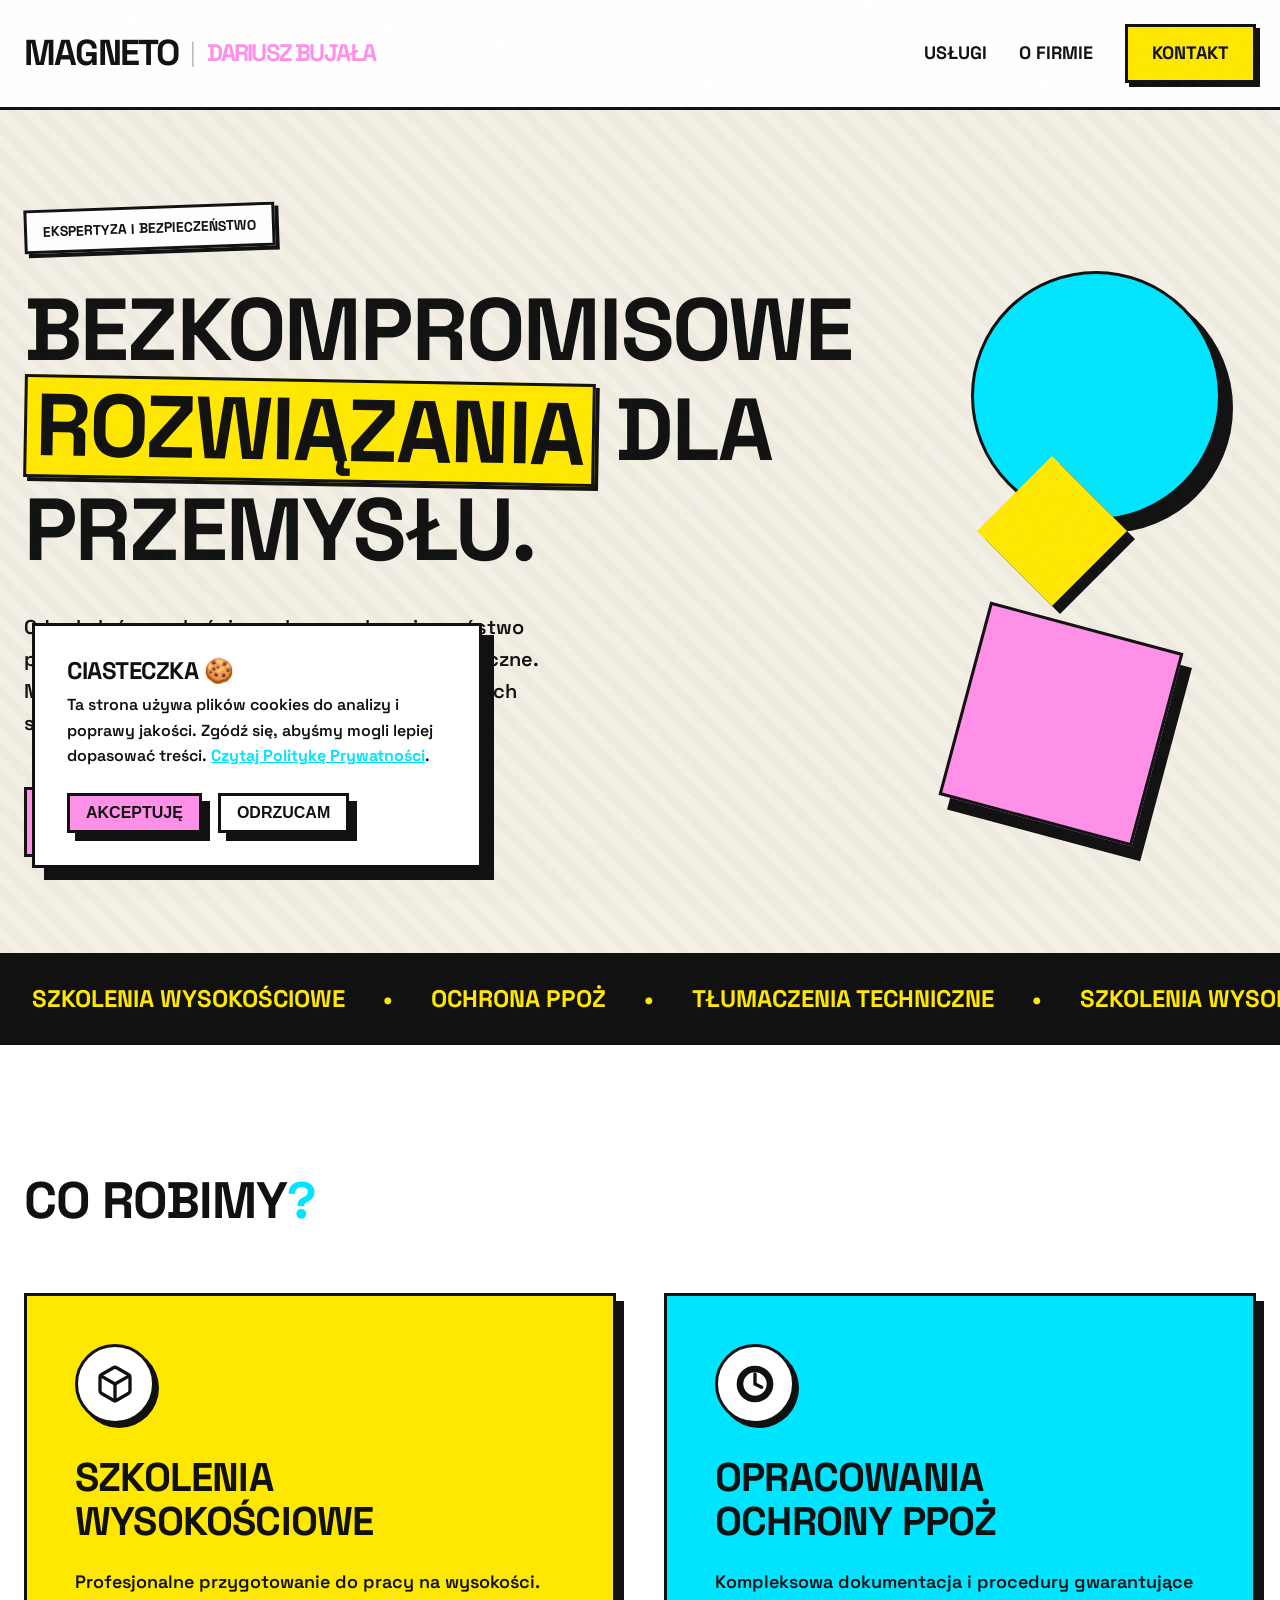
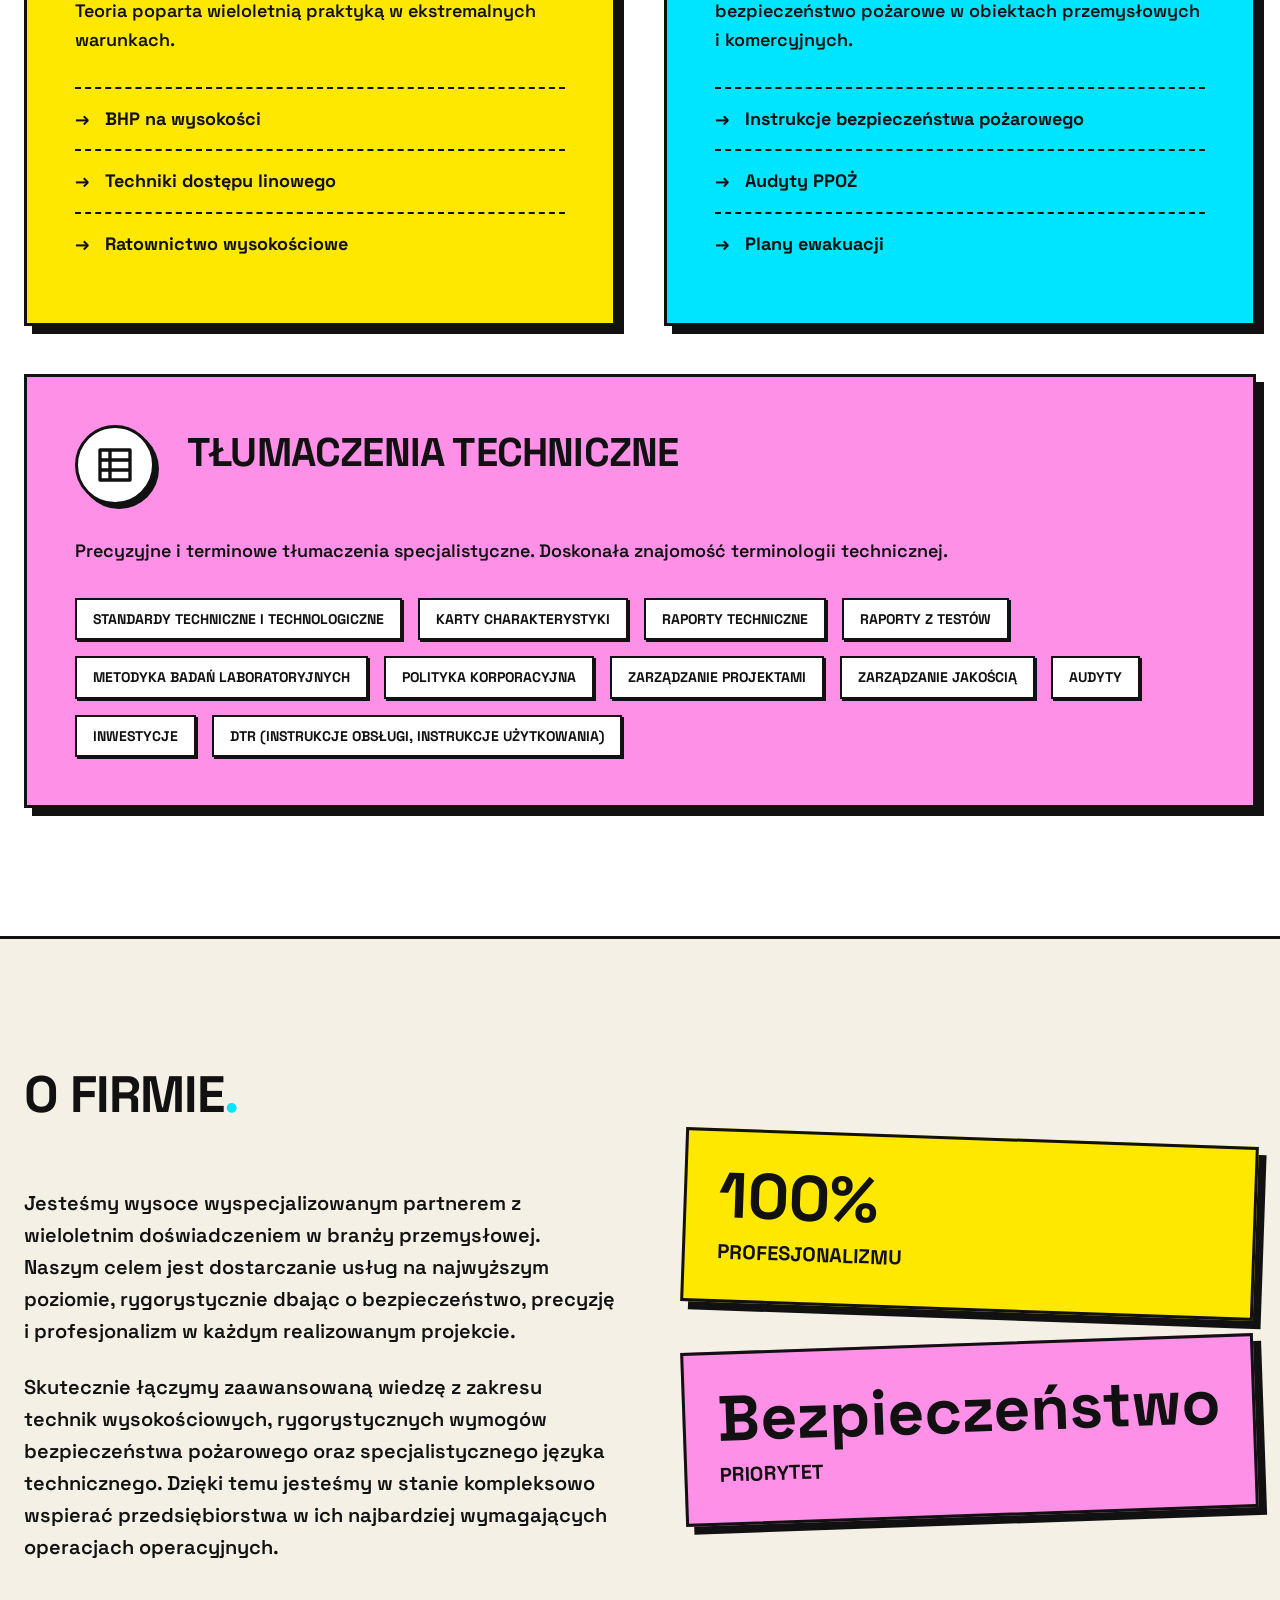
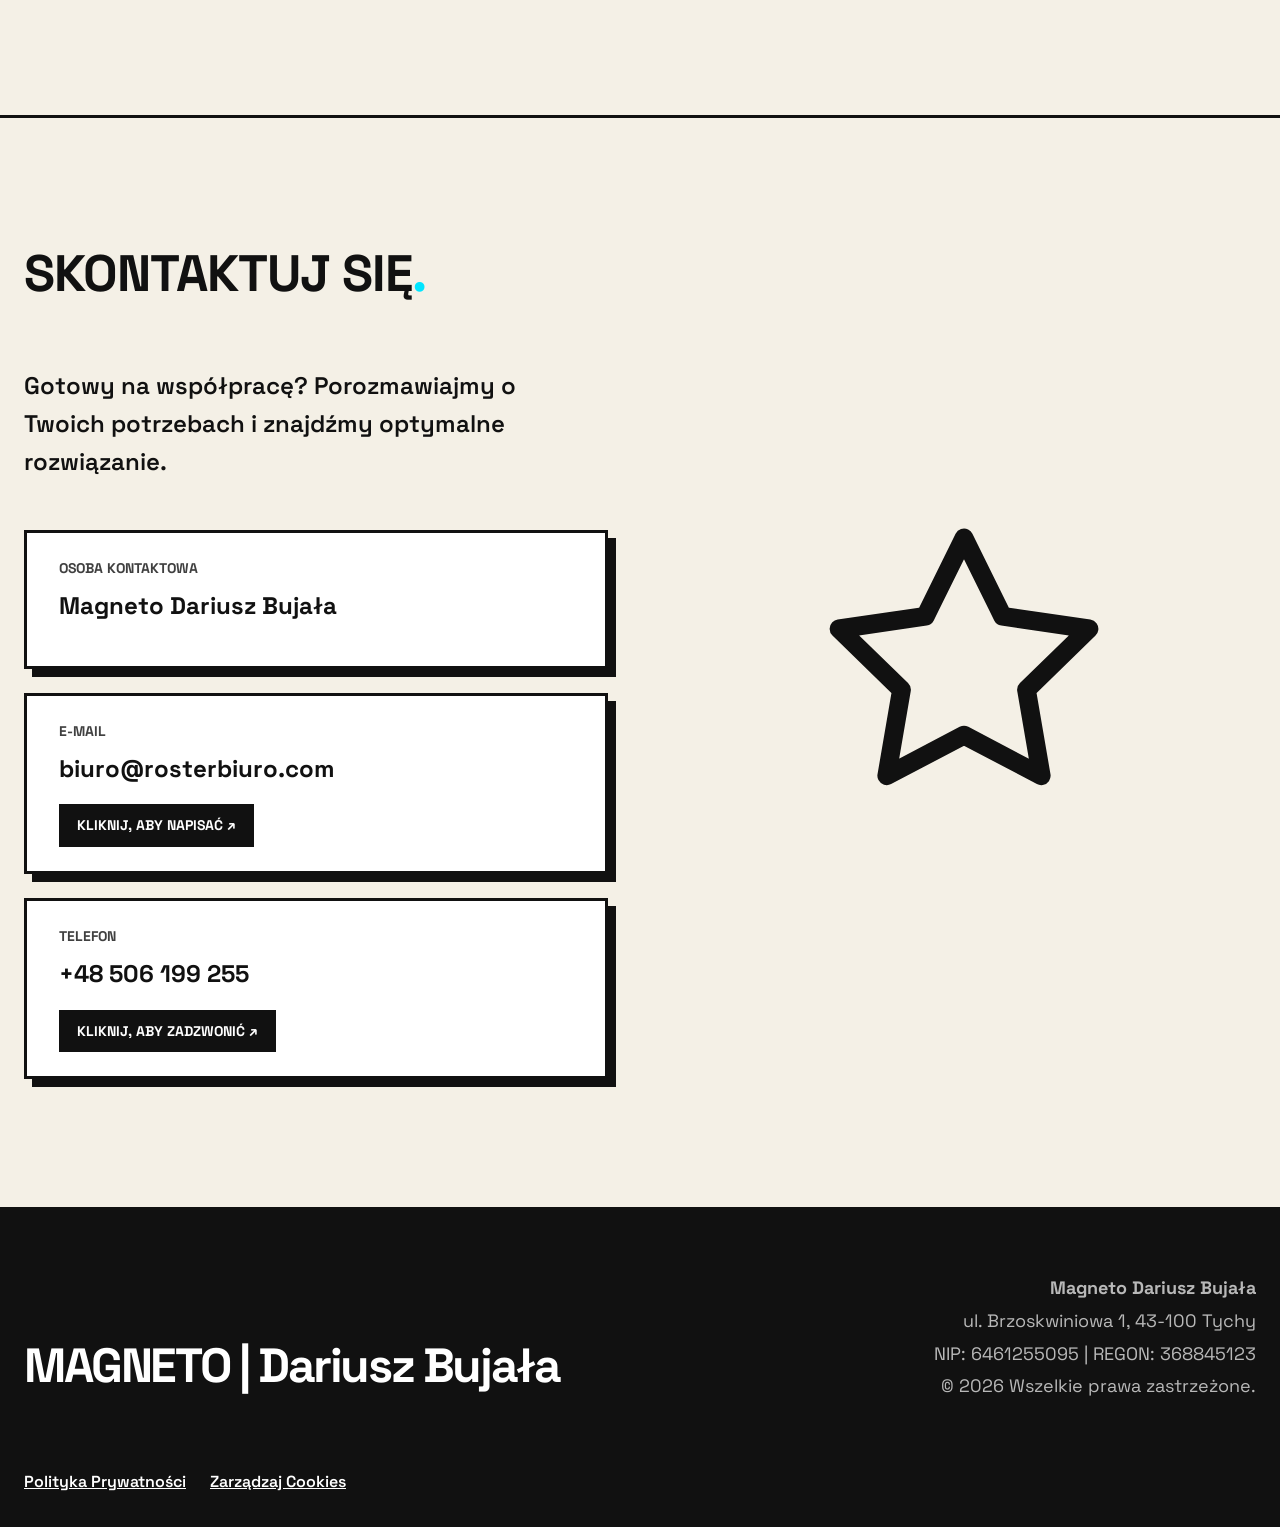
<file: index.html>
<!DOCTYPE html>
<html lang="pl">
<head>
    <meta charset="UTF-8">
    <meta name="viewport" content="width=device-width, initial-scale=1.0">
    <title>Magneto - Dariusz Bujała | Szkolenia, PPOŻ, Tłumaczenia</title>
    <meta name="description" content="Profesjonalne szkolenia wysokościowe, opracowania ochrony ppoż oraz specjalistyczne tłumaczenia techniczne. Magneto Dariusz Bujała.">
    <meta name="keywords" content="szkolenia wysokościowe, ochrona ppoż, tłumaczenia techniczne, Magneto, Dariusz Bujała">
    <meta property="og:title" content="Magneto - Dariusz Bujała | Szkolenia, PPOŻ, Tłumaczenia">
    <meta property="og:description" content="Profesjonalne szkolenia wysokościowe, opracowania ochrony ppoż oraz specjalistyczne tłumaczenia techniczne.">
    <meta property="og:type" content="website">
    
    <!-- Google Consent Mode v2 -->
    <script>
        window.dataLayer = window.dataLayer || [];
        function gtag(){dataLayer.push(arguments);}
        gtag('consent', 'default', {
            'ad_storage': 'denied',
            'ad_user_data': 'denied',
            'ad_personalization': 'denied',
            'analytics_storage': 'denied'
        });
    </script>
    
    <link rel="stylesheet" href="style.css">
    <link rel="preconnect" href="https://fonts.googleapis.com">
    <link rel="preconnect" href="https://fonts.gstatic.com" crossorigin>
    <link href="https://fonts.googleapis.com/css2?family=Space+Grotesk:wght@400;600;700;900&display=swap" rel="stylesheet">
</head>
<body>
    <div class="noise-overlay"></div>

    <header class="site-header">
        <div class="container header-container">
            <a href="#" class="logo">
                MAGNETO <span class="divider">|</span> <span class="logo-sub">Dariusz Bujała</span>
            </a>
            <nav class="main-nav">
                <a href="#uslugi" class="nav-link">Usługi</a>
                <a href="#ofirmie" class="nav-link">O firmie</a>
                <a href="#kontakt" class="nav-link btn-contact">Kontakt</a>
            </nav>
        </div>
    </header>

    <main>
        <section class="hero">
            <div class="container hero-container">
                <div class="hero-content">
                    <div class="badge">Ekspertyza i Bezpieczeństwo</div>
                    <h1 class="hero-title">
                        BEZKOMPROMISOWE <br>
                        <span class="highlight">ROZWIĄZANIA</span> DLA PRZEMYSŁU.
                    </h1>
                    <p class="hero-subtitle">
                        Od szkoleń wysokościowych, przez bezpieczeństwo pożarowe, aż po precyzyjne tłumaczenia techniczne. Magneto Dariusz Bujała to gwarancja najwyższych standardów.
                    </p>
                    <div class="hero-actions">
                        <a href="#uslugi" class="btn btn-primary">Zobacz ofertę <svg width="24" height="24" viewBox="0 0 24 24" fill="none" stroke="currentColor" stroke-width="2"><path d="M5 12h14M12 5l7 7-7 7"/></svg></a>
                    </div>
                </div>
                <div class="hero-visual">
                    <div class="brutal-shape shape-1"></div>
                    <div class="brutal-shape shape-2"></div>
                    <div class="brutal-shape shape-3">
                        <svg viewBox="0 0 100 100" xmlns="http://www.w3.org/2000/svg">
                            <polygon points="50,0 100,50 50,100 0,50" fill="currentColor"/>
                        </svg>
                    </div>
                </div>
            </div>
        </section>

        <div class="marquee-wrapper">
            <div class="marquee">
                <span>SZKOLENIA WYSOKOŚCIOWE</span> • <span>OCHRONA PPOŻ</span> • <span>TŁUMACZENIA TECHNICZNE</span> • <span>SZKOLENIA WYSOKOŚCIOWE</span> • <span>OCHRONA PPOŻ</span> • <span>TŁUMACZENIA TECHNICZNE</span> • 
            </div>
        </div>

        <section id="uslugi" class="services">
            <div class="container">
                <h2 class="section-title">CO ROBIMY<span>?</span></h2>
                
                <div class="services-grid">
                    <article class="service-card color-yellow">
                        <div class="card-icon">
                            <svg width="40" height="40" viewBox="0 0 24 24" fill="none" stroke="currentColor" stroke-width="2" stroke-linecap="round" stroke-linejoin="round"><path d="M21 16V8a2 2 0 0 0-1-1.73l-7-4a2 2 0 0 0-2 0l-7 4A2 2 0 0 0 3 8v8a2 2 0 0 0 1 1.73l7 4a2 2 0 0 0 2 0l7-4A2 2 0 0 0 21 16z"></path><polyline points="3.27 6.96 12 12.01 20.73 6.96"></polyline><line x1="12" y1="22.08" x2="12" y2="12"></line></svg>
                        </div>
                        <h3>Szkolenia <br>wysokościowe</h3>
                        <p>Profesjonalne przygotowanie do pracy na wysokości. Teoria poparta wieloletnią praktyką w ekstremalnych warunkach.</p>
                        <ul class="brutal-list">
                            <li>BHP na wysokości</li>
                            <li>Techniki dostępu linowego</li>
                            <li>Ratownictwo wysokościowe</li>
                        </ul>
                    </article>

                    <article class="service-card color-blue">
                        <div class="card-icon">
                            <svg width="40" height="40" viewBox="0 0 24 24" fill="none" stroke="currentColor" stroke-width="2" stroke-linecap="round" stroke-linejoin="round"><path d="M12 2C6.48 2 2 6.48 2 12s4.48 10 10 10 10-4.48 10-10S17.52 2 12 2zm0 18c-4.41 0-8-3.59-8-8s3.59-8 8-8 8 3.59 8 8-3.59 8-8 8z"></path><path d="M12 6v6l4 2"></path></svg>
                        </div>
                        <h3>Opracowania <br>ochrony PPOŻ</h3>
                        <p>Kompleksowa dokumentacja i procedury gwarantujące bezpieczeństwo pożarowe w obiektach przemysłowych i komercyjnych.</p>
                        <ul class="brutal-list">
                            <li>Instrukcje bezpieczeństwa pożarowego</li>
                            <li>Audyty PPOŻ</li>
                            <li>Plany ewakuacji</li>
                        </ul>
                    </article>

                    <article class="service-card color-pink span-2">
                        <div class="card-header-flex">
                            <div class="card-icon">
                                <svg width="40" height="40" viewBox="0 0 24 24" fill="none" stroke="currentColor" stroke-width="2" stroke-linecap="round" stroke-linejoin="round"><path d="M3 3h18v18H3zM21 9H3M21 15H3M9 3v18"></path></svg>
                            </div>
                            <h3>Tłumaczenia Techniczne</h3>
                        </div>
                        <p>Precyzyjne i terminowe tłumaczenia specjalistyczne. Doskonała znajomość terminologii technicznej.</p>
                        <div class="tags-container">
                            <span class="tag">Standardy techniczne i technologiczne</span>
                            <span class="tag">Karty charakterystyki</span>
                            <span class="tag">Raporty techniczne</span>
                            <span class="tag">Raporty z testów</span>
                            <span class="tag">Metodyka badań laboratoryjnych</span>
                            <span class="tag">Polityka korporacyjna</span>
                            <span class="tag">Zarządzanie projektami</span>
                            <span class="tag">Zarządzanie jakością</span>
                            <span class="tag">Audyty</span>
                            <span class="tag">Inwestycje</span>
                            <span class="tag">DTR (instrukcje obsługi, instrukcje użytkowania)</span>
                        </div>
                    </article>
                </div>
            </div>
        </section>

        <section id="ofirmie" class="about">
            <div class="container about-container">
                <div class="about-content">
                    <h2 class="section-title">O FIRMIE<span>.</span></h2>
                    <p class="about-text">Jesteśmy wysoce wyspecjalizowanym partnerem z wieloletnim doświadczeniem w branży przemysłowej. Naszym celem jest dostarczanie usług na najwyższym poziomie, rygorystycznie dbając o bezpieczeństwo, precyzję i profesjonalizm w każdym realizowanym projekcie.</p>
                    <p class="about-text">Skutecznie łączymy zaawansowaną wiedzę z zakresu technik wysokościowych, rygorystycznych wymogów bezpieczeństwa pożarowego oraz specjalistycznego języka technicznego. Dzięki temu jesteśmy w stanie kompleksowo wspierać przedsiębiorstwa w ich najbardziej wymagających operacjach operacyjnych.</p>
                </div>
                <div class="about-stats">
                    <div class="stat-card color-yellow">
                        <div class="stat-number">100%</div>
                        <div class="stat-label">Profesjonalizmu</div>
                    </div>
                    <div class="stat-card color-pink">
                        <div class="stat-number">Bezpieczeństwo</div>
                        <div class="stat-label">Priorytet</div>
                    </div>
                </div>
            </div>
        </section>

        <section id="kontakt" class="contact">
            <div class="container contact-container">
                <div class="contact-info">
                    <h2 class="section-title">SKONTAKTUJ SIĘ<span>.</span></h2>
                    <p class="contact-desc">Gotowy na współpracę? Porozmawiajmy o Twoich potrzebach i znajdźmy optymalne rozwiązanie.</p>
                    
                    <div class="contact-cards">
                        <div class="contact-card">
                            <div class="contact-label">Osoba kontaktowa</div>
                            <div class="contact-value">Magneto Dariusz Bujała</div>
                        </div>
                        
                        <a href="mailto:biuro@rosterbiuro.com" class="contact-card link-card color-purple">
                            <div class="contact-label">E-mail</div>
                            <div class="contact-value">biuro@rosterbiuro.com</div>
                            <div class="click-hint">KLIKNIJ, ABY NAPISAĆ ↗</div>
                        </a>
                        
                        <a href="tel:+48506199255" class="contact-card link-card color-green">
                            <div class="contact-label">Telefon</div>
                            <div class="contact-value">+48 506 199 255</div>
                            <div class="click-hint">KLIKNIJ, ABY ZADZWONIĆ ↗</div>
                        </a>
                    </div>
                </div>
                <div class="contact-graphic">
                    <div class="big-star">
                        <svg viewBox="0 0 24 24" fill="none" stroke="currentColor" stroke-width="1.5" stroke-linecap="round" stroke-linejoin="round">
                            <polygon points="12 2 15.09 8.26 22 9.27 17 14.14 18.18 21.02 12 17.77 5.82 21.02 7 14.14 2 9.27 8.91 8.26 12 2"></polygon>
                        </svg>
                    </div>
                </div>
            </div>
        </section>
    </main>

    <footer class="site-footer">
        <div class="container footer-container">
            <div class="footer-brand">
                <a href="#" class="logo" style="color: inherit; text-decoration: none;">MAGNETO | Dariusz Bujała</a>
                <div class="footer-company-details">
                    <p><strong>Magneto Dariusz Bujała</strong></p>
                    <p>ul. Brzoskwiniowa 1, 43-100 Tychy</p>
                    <p>NIP: 6461255095 | REGON: 368845123</p>
                    <p>&copy; 2026 Wszelkie prawa zastrzeżone.</p>
                </div>
            </div>
            <div class="footer-links">
                <a href="polityka-prywatnosci.html">Polityka Prywatności</a>
                <a href="#" id="manage-cookies">Zarządzaj Cookies</a>
            </div>
        </div>
    </footer>


    <!-- Cookie Banner dla zgodności z RODO / Consent Mode v2 -->
    <div id="cookie-banner" class="cookie-banner hidden" role="dialog" aria-live="polite" aria-label="cookieconsent" aria-describedby="cookie-desc">
        <div class="cookie-content">
            <h3>CIASTECZKA 🍪</h3>
            <p id="cookie-desc">Ta strona używa plików cookies do analizy i poprawy jakości. Zgódź się, abyśmy mogli lepiej dopasować treści. <a href="polityka-prywatnosci.html">Czytaj Politykę Prywatności</a>.</p>
        </div>
        <div class="cookie-actions">
            <button id="btn-accept" class="btn btn-primary btn-sm">Akceptuję</button>
            <button id="btn-reject" class="btn btn-sm">Odrzucam</button>
        </div>
    </div>

    <script>
        // Smooth scroll
        document.querySelectorAll('a[href^="#"]').forEach(anchor => {
            anchor.addEventListener('click', function (e) {
                if (this.getAttribute('href') === '#') return;
                e.preventDefault();
                const target = document.querySelector(this.getAttribute('href'));
                if (target) {
                    target.scrollIntoView({ behavior: 'smooth' });
                }
            });
        });

        // Cookie Consent Logic
        const banner = document.getElementById('cookie-banner');
        const btnAccept = document.getElementById('btn-accept');
        const btnReject = document.getElementById('btn-reject');
        const btnManage = document.getElementById('manage-cookies');

        const hasConsent = localStorage.getItem('cookie_consent');

        if (!hasConsent) {
            // Pokaż banner jeśli brak wyboru
            setTimeout(() => { banner.classList.remove('hidden'); banner.classList.add('visible'); }, 1000);
        }

        btnAccept.addEventListener('click', () => {
            localStorage.setItem('cookie_consent', 'granted');
            gtag('consent', 'update', {
                'ad_storage': 'granted',
                'ad_user_data': 'granted',
                'ad_personalization': 'granted',
                'analytics_storage': 'granted'
            });
            banner.classList.remove('visible');
            setTimeout(() => banner.classList.add('hidden'), 300);
        });

        btnReject.addEventListener('click', () => {
            localStorage.setItem('cookie_consent', 'denied');
            banner.classList.remove('visible');
            setTimeout(() => banner.classList.add('hidden'), 300);
        });

        btnManage.addEventListener('click', (e) => {
            e.preventDefault();
            banner.classList.remove('hidden');
            setTimeout(() => banner.classList.add('visible'), 10);
        });
    </script>
</body>
</html>
</file>
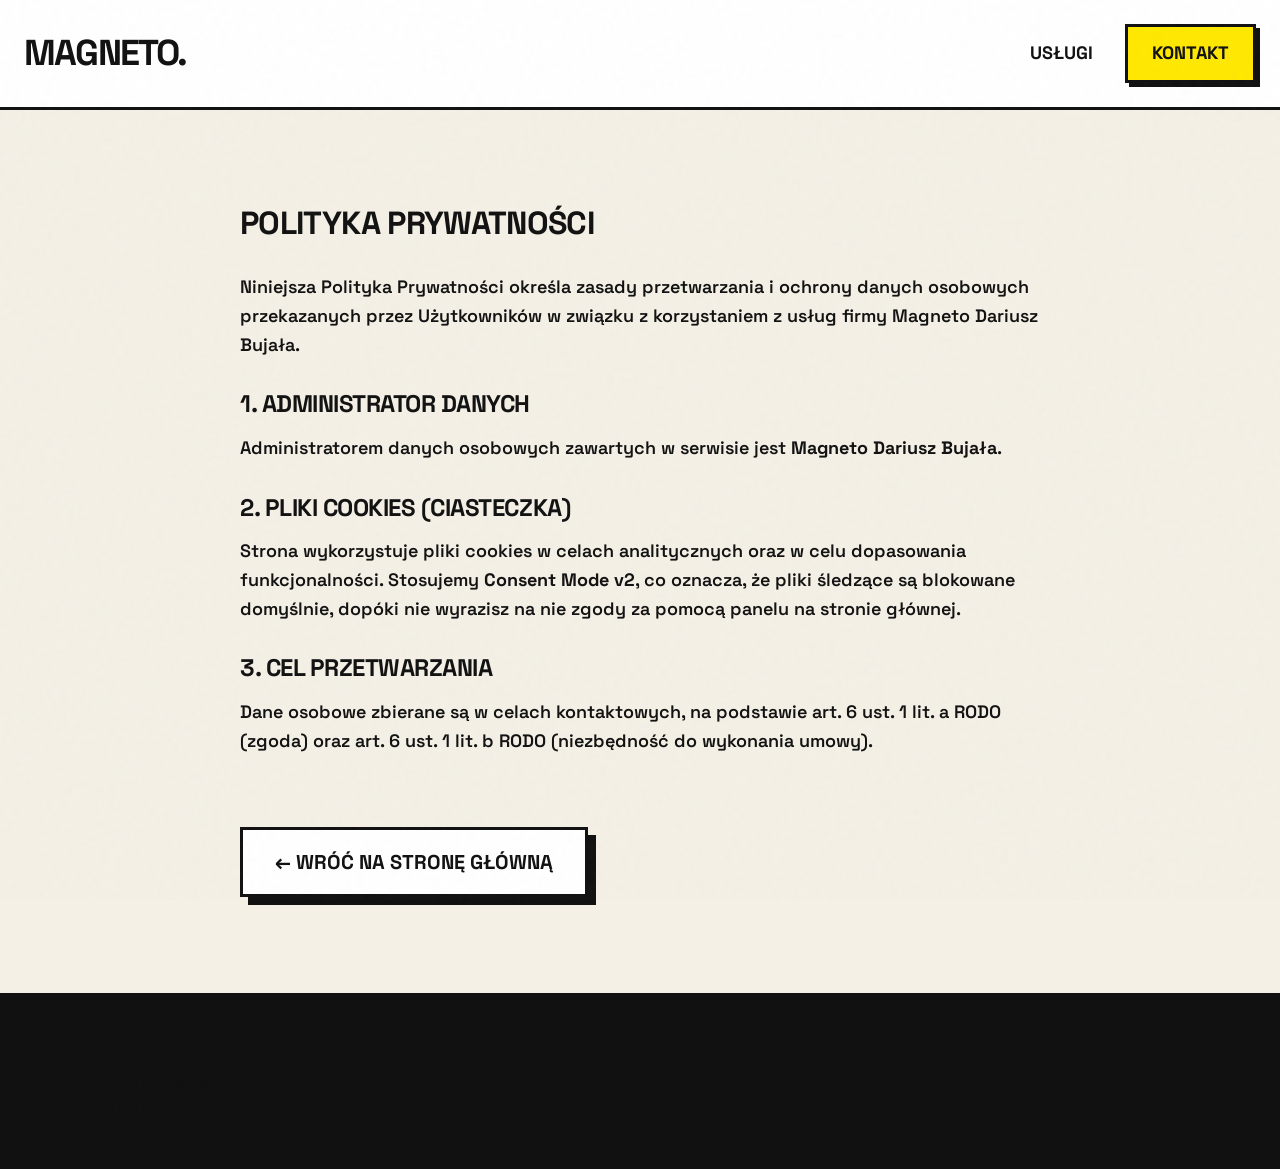
<file: polityka-prywatnosci.html>
<!DOCTYPE html>
<html lang="pl">
<head>
    <meta charset="UTF-8">
    <meta name="viewport" content="width=device-width, initial-scale=1.0">
    <title>Polityka Prywatności | Magneto - Dariusz Bujała</title>
    <meta name="robots" content="noindex, nofollow">
    <link rel="stylesheet" href="style.css">
    <link href="https://fonts.googleapis.com/css2?family=Space+Grotesk:wght@400;600;700;900&display=swap" rel="stylesheet">
</head>
<body>
    <div class="noise-overlay"></div>
    <header class="site-header">
        <div class="container header-container">
            <div class="logo">
                <a href="index.html" style="color: inherit; text-decoration: none;">MAGNETO<span>.</span></a>
            </div>
            <nav class="main-nav">
                <a href="index.html#uslugi" class="nav-link">Usługi</a>
                <a href="index.html#kontakt" class="nav-link btn-contact">Kontakt</a>
            </nav>
        </div>
    </header>

    <main class="container" style="padding: 6rem 0; max-width: 800px;">
        <h1 style="margin-bottom: 2rem;">Polityka Prywatności</h1>
        <p>Niniejsza Polityka Prywatności określa zasady przetwarzania i ochrony danych osobowych przekazanych przez Użytkowników w związku z korzystaniem z usług firmy Magneto Dariusz Bujała.</p>
        
        <h2 style="margin: 2rem 0 1rem; font-size: 1.5rem;">1. Administrator Danych</h2>
        <p>Administratorem danych osobowych zawartych w serwisie jest <strong>Magneto Dariusz Bujała</strong>.</p>
        
        <h2 style="margin: 2rem 0 1rem; font-size: 1.5rem;">2. Pliki Cookies (Ciasteczka)</h2>
        <p>Strona wykorzystuje pliki cookies w celach analitycznych oraz w celu dopasowania funkcjonalności. Stosujemy <strong>Consent Mode v2</strong>, co oznacza, że pliki śledzące są blokowane domyślnie, dopóki nie wyrazisz na nie zgody za pomocą panelu na stronie głównej.</p>
        
        <h2 style="margin: 2rem 0 1rem; font-size: 1.5rem;">3. Cel przetwarzania</h2>
        <p>Dane osobowe zbierane są w celach kontaktowych, na podstawie art. 6 ust. 1 lit. a RODO (zgoda) oraz art. 6 ust. 1 lit. b RODO (niezbędność do wykonania umowy).</p>

        <a href="index.html" class="btn" style="margin-top: 3rem;">← Wróć na stronę główną</a>
    </main>

    <footer class="site-footer">
        <div class="container footer-container">
            <div class="footer-brand">
                <div class="logo">MAGNETO.</div>
            </div>
        </div>
    </footer>
</body>
</html>
</file>
<file: style.css>
:root {
    --bg-color: #F4F0E6;
    --text-color: #111111;
    --border-color: #111111;
    --border-width: 3px;
    
    --c-yellow: #FFE800;
    --c-pink: #FF90E8;
    --c-blue: #00E5FF;
    --c-purple: #C292FE;
    --c-green: #38B000;
    --c-white: #FFFFFF;

    --shadow-sm: 4px 4px 0px var(--text-color);
    --shadow-md: 8px 8px 0px var(--text-color);
    --shadow-lg: 12px 12px 0px var(--text-color);

    --transition: all 0.2s cubic-bezier(0.25, 0.46, 0.45, 0.94);
    --font-main: 'Space Grotesk', sans-serif;
}

* {
    margin: 0;
    padding: 0;
    box-sizing: border-box;
}

html {
    scroll-behavior: smooth;
    overflow-x: hidden;
    width: 100%;
    -webkit-text-size-adjust: 100%;
}

body {
    font-family: var(--font-main);
    background-color: var(--bg-color);
    color: var(--text-color);
    line-height: 1.6;
    overflow-x: hidden;
    width: 100%;
    position: relative;
}

/* Noise overlay for texture */
.noise-overlay {
    position: fixed;
    top: 0;
    left: 0;
    width: 100%;
    height: 100%;
    pointer-events: none;
    z-index: 9999;
    opacity: 0.03;
    background-image: url("data:image/svg+xml,%3Csvg viewBox='0 0 200 200' xmlns='http://www.w3.org/2000/svg'%3E%3Cfilter id='noiseFilter'%3E%3CfeTurbulence type='fractalNoise' baseFrequency='0.65' numOctaves='3' stitchTiles='stitch'/%3E%3C/filter%3E%3Crect width='100%25' height='100%25' filter='url(%23noiseFilter)'/%3E%3C/svg%3E");
}

.container {
    width: 100%;
    max-width: 1280px;
    margin: 0 auto;
    padding: 0 1.5rem;
}

/* Typography */
h1, h2, h3, h4, h5, h6 {
    font-weight: 900;
    line-height: 1.1;
    text-transform: uppercase;
    letter-spacing: -0.02em;
}

p {
    font-size: 1.125rem;
    font-weight: 600;
    margin-bottom: 1.5rem;
}

/* Header */
.site-header {
    padding: 1.5rem 0;
    border-bottom: var(--border-width) solid var(--border-color);
    background-color: var(--c-white);
    position: sticky;
    top: 0;
    z-index: 100;
}

.header-container {
    display: flex;
    justify-content: space-between;
    align-items: center;
}

.logo {
    font-size: 2.25rem;
    font-weight: 900;
    letter-spacing: -0.05em;
    text-decoration: none;
    color: var(--text-color);
    display: inline-flex;
    align-items: center;
    gap: 0.75rem;
}

.divider {
    font-weight: 300;
    font-size: 1.5rem;
    opacity: 0.3;
}

.logo-sub {
    font-weight: 700;
    font-size: 1.5rem;
    color: var(--c-pink);
    text-transform: uppercase;
}

.main-nav {
    display: flex;
    gap: 2rem;
    align-items: center;
}

.nav-link {
    text-decoration: none;
    color: var(--text-color);
    font-weight: 700;
    font-size: 1.125rem;
    text-transform: uppercase;
    position: relative;
    transition: var(--transition);
}

.nav-link:not(.btn-contact):hover {
    color: var(--c-purple);
}

.btn-contact {
    background-color: var(--c-yellow);
    padding: 0.75rem 1.5rem;
    border: var(--border-width) solid var(--border-color);
    box-shadow: var(--shadow-sm);
    transition: var(--transition);
}

.btn-contact:hover {
    transform: translate(2px, 2px);
    box-shadow: 2px 2px 0px var(--text-color);
}

/* Buttons */
.btn {
    display: inline-flex;
    align-items: center;
    gap: 0.5rem;
    text-decoration: none;
    font-weight: 900;
    font-size: 1.25rem;
    text-transform: uppercase;
    padding: 1rem 2rem;
    border: var(--border-width) solid var(--border-color);
    background-color: var(--c-white);
    color: var(--text-color);
    box-shadow: var(--shadow-md);
    transition: var(--transition);
    cursor: pointer;
}

.btn-primary {
    background-color: var(--c-pink);
}

.btn:hover {
    transform: translate(4px, 4px);
    box-shadow: 4px 4px 0px var(--text-color);
}

/* Hero Section */
.hero {
    padding: 6rem 0;
    border-bottom: var(--border-width) solid var(--border-color);
    overflow: hidden;
    background: repeating-linear-gradient(
        45deg,
        rgba(0,0,0,0.02),
        rgba(0,0,0,0.02) 10px,
        transparent 10px,
        transparent 20px
    );
}

.hero-container {
    display: grid;
    grid-template-columns: 1.2fr 0.8fr;
    gap: 4rem;
    align-items: center;
}

.badge {
    display: inline-block;
    background-color: var(--c-white);
    border: var(--border-width) solid var(--border-color);
    padding: 0.5rem 1rem;
    font-weight: 700;
    text-transform: uppercase;
    font-size: 0.875rem;
    margin-bottom: 2rem;
    box-shadow: var(--shadow-sm);
    transform: rotate(-2deg);
}

.hero-title {
    font-size: clamp(2.5rem, 8vw, 5.5rem);
    margin-bottom: 2rem;
    word-wrap: break-word;
    hyphens: auto;
}

.hero-title .highlight {
    background-color: var(--c-yellow);
    padding: 0 0.5rem;
    display: inline-block;
    border: var(--border-width) solid var(--border-color);
    box-shadow: var(--shadow-sm);
    transform: rotate(1deg);
}

.hero-subtitle {
    font-size: 1.25rem;
    max-width: 600px;
    margin-bottom: 3rem;
}

.hero-visual {
    position: relative;
    height: 100%;
    min-height: 400px;
}

.brutal-shape {
    position: absolute;
    border: var(--border-width) solid var(--border-color);
}

.shape-1 {
    width: 250px;
    height: 250px;
    background-color: var(--c-blue);
    border-radius: 50%;
    top: 10%;
    left: 20%;
    box-shadow: var(--shadow-lg);
    z-index: 2;
    animation: float 6s ease-in-out infinite;
}

.shape-2 {
    width: 200px;
    height: 200px;
    background-color: var(--c-pink);
    bottom: 5%;
    right: 10%;
    box-shadow: var(--shadow-lg);
    z-index: 1;
    transform: rotate(15deg);
}

.shape-3 {
    width: 150px;
    height: 150px;
    top: 50%;
    left: 50%;
    color: var(--c-yellow);
    z-index: 3;
    border: none;
    transform: translate(-50%, -50%);
    filter: drop-shadow(8px 8px 0px var(--text-color));
}

@keyframes float {
    0% { transform: translateY(0); }
    50% { transform: translateY(-20px); }
    100% { transform: translateY(0); }
}

/* Marquee */
.marquee-wrapper {
    background-color: var(--text-color);
    color: var(--c-yellow);
    padding: 1.5rem 0;
    overflow: hidden;
    width: 100%;
    border-bottom: var(--border-width) solid var(--border-color);
    white-space: nowrap;
}

.marquee {
    display: inline-block;
    font-size: 1.5rem;
    font-weight: 900;
    text-transform: uppercase;
    animation: marquee 20s linear infinite;
}

.marquee span {
    margin: 0 2rem;
}

@keyframes marquee {
    0% { transform: translateX(0); }
    100% { transform: translateX(-50%); }
}

/* About Section */
.about {
    padding: 8rem 0;
    background-color: var(--bg-color);
    border-bottom: var(--border-width) solid var(--border-color);
    overflow: hidden;
}

.about-container {
    display: grid;
    grid-template-columns: 1.2fr 0.8fr;
    gap: 4rem;
    align-items: center;
}

.about-text {
    font-size: 1.25rem;
    font-weight: 600;
    margin-bottom: 1.5rem;
}

.about-stats {
    display: flex;
    flex-direction: column;
    gap: 2rem;
    justify-content: center;
}

.stat-card {
    border: var(--border-width) solid var(--border-color);
    padding: 2rem;
    box-shadow: var(--shadow-md);
    transform: rotate(2deg);
    transition: var(--transition);
}

.stat-card:hover {
    transform: rotate(0deg) translate(4px, 4px);
    box-shadow: 4px 4px 0px var(--text-color);
}

.stat-card:nth-child(even) {
    transform: rotate(-2deg);
}

.stat-card:nth-child(even):hover {
    transform: rotate(0deg) translate(4px, 4px);
    box-shadow: 4px 4px 0px var(--text-color);
}

.stat-number {
    font-size: clamp(3rem, 5vw, 4rem);
    font-weight: 900;
    line-height: 1;
    margin-bottom: 0.5rem;
}

.stat-label {
    font-size: 1.25rem;
    font-weight: 700;
    text-transform: uppercase;
}

/* Services */
.services {
    padding: 8rem 0;
    background-color: var(--c-white);
    border-bottom: var(--border-width) solid var(--border-color);
    overflow: hidden;
}

.section-title {
    font-size: clamp(2.5rem, 4vw, 4rem);
    margin-bottom: 4rem;
    display: inline-block;
    position: relative;
}

.section-title span {
    color: var(--c-blue);
}

.services-grid {
    display: grid;
    grid-template-columns: repeat(2, 1fr);
    gap: 3rem;
}

.service-card {
    border: var(--border-width) solid var(--border-color);
    padding: 3rem;
    box-shadow: var(--shadow-md);
    transition: var(--transition);
}

.service-card.span-2 {
    grid-column: span 2;
}

.color-yellow { background-color: var(--c-yellow); }
.color-blue { background-color: var(--c-blue); }
.color-pink { background-color: var(--c-pink); }
.color-green { background-color: var(--c-green); }
.color-purple { background-color: var(--c-purple); }

.service-card:hover {
    transform: translate(4px, 4px);
    box-shadow: 4px 4px 0px var(--text-color);
}

.card-icon {
    width: 80px;
    height: 80px;
    background-color: var(--c-white);
    border: var(--border-width) solid var(--border-color);
    display: flex;
    align-items: center;
    justify-content: center;
    border-radius: 50%;
    margin-bottom: 2rem;
    box-shadow: var(--shadow-sm);
}

.card-header-flex {
    display: flex;
    align-items: center;
    gap: 2rem;
    margin-bottom: 2rem;
}

.card-header-flex .card-icon {
    margin-bottom: 0;
}

.service-card h3 {
    font-size: 2.5rem;
    margin-bottom: 1.5rem;
}

.brutal-list {
    list-style: none;
    margin-top: 2rem;
}

.brutal-list li {
    font-weight: 700;
    font-size: 1.125rem;
    padding: 1rem 0;
    border-top: 2px dashed var(--text-color);
    display: flex;
    align-items: center;
}

.brutal-list li::before {
    content: '→';
    margin-right: 1rem;
    font-weight: 900;
}

.tags-container {
    display: flex;
    flex-wrap: wrap;
    gap: 1rem;
    margin-top: 2rem;
}

.tag {
    background-color: var(--c-white);
    border: 2px solid var(--border-color);
    padding: 0.5rem 1rem;
    font-weight: 700;
    font-size: 0.875rem;
    text-transform: uppercase;
    box-shadow: 2px 2px 0px var(--text-color);
}

/* Contact Section */
.contact {
    padding: 8rem 0;
    background-color: var(--bg-color);
    overflow: hidden;
}

.contact-container {
    display: grid;
    grid-template-columns: 1fr 1fr;
    gap: 4rem;
}

.contact-desc {
    font-size: 1.5rem;
    margin-bottom: 3rem;
    max-width: 500px;
}

.contact-cards {
    display: flex;
    flex-direction: column;
    gap: 1.5rem;
}

.contact-card {
    border: var(--border-width) solid var(--border-color);
    padding: 1.5rem 2rem;
    background-color: var(--c-white);
    box-shadow: var(--shadow-md);
    position: relative;
    text-decoration: none;
    color: var(--text-color);
    display: block;
}

.link-card {
    transition: var(--transition);
}

.link-card:hover {
    transform: translate(4px, 4px);
    box-shadow: 4px 4px 0px var(--text-color);
}

.contact-label {
    font-weight: 700;
    text-transform: uppercase;
    font-size: 0.875rem;
    margin-bottom: 0.5rem;
    opacity: 0.8;
}

.contact-value {
    font-size: 1.5rem;
    font-weight: 900;
    margin-bottom: 1rem;
}

.click-hint {
    display: inline-block;
    font-weight: 900;
    font-size: 0.875rem;
    text-transform: uppercase;
    background-color: var(--text-color);
    color: var(--c-white);
    padding: 0.5rem 1rem;
    border: 2px solid var(--text-color);
    transition: var(--transition);
}

.link-card:hover .click-hint {
    background-color: var(--c-white);
    color: var(--text-color);
    transform: translate(-2px, -2px);
    box-shadow: 2px 2px 0px var(--text-color);
}

.contact-graphic {
    display: flex;
    align-items: center;
    justify-content: center;
    position: relative;
}

.big-star {
    width: 300px;
    height: 300px;
    max-width: 100%;
    color: var(--text-color);
    animation: spin 20s linear infinite;
}

@keyframes spin {
    100% { transform: rotate(360deg); }
}

/* Footer */
.site-footer {
    background-color: var(--text-color);
    color: var(--c-white);
    padding: 4rem 0 2rem;
    border-top: var(--border-width) solid var(--border-color);
}

.footer-container {
    display: flex;
    flex-direction: column;
    gap: 3rem;
}

.footer-brand {
    display: flex;
    justify-content: space-between;
    align-items: flex-end;
}

.footer-brand .logo {
    font-size: 3rem;
}

.footer-brand p {
    font-weight: 400;
    margin: 0;
    text-align: right;
    color: rgba(255,255,255,0.7);
}

/* Responsive */
@media (max-width: 992px) {
    .hero-container,
    .contact-container,
    .about-container {
        grid-template-columns: 1fr;
        gap: 2rem;
    }
    
    .hero-visual {
        min-height: 250px;
        order: -1;
    }

    .services-grid {
        grid-template-columns: 1fr;
        gap: 2rem;
    }

    .service-card.span-2 {
        grid-column: span 1;
    }

    .hero {
        padding: 4rem 0;
    }

    .about,
    .services,
    .contact {
        padding: 5rem 0;
    }

    .footer-brand {
        flex-direction: column;
        align-items: flex-start;
        gap: 1.5rem;
    }

    .footer-brand p {
        text-align: left;
    }
}

@media (max-width: 768px) {
    .header-container {
        flex-direction: column;
        gap: 1rem;
        text-align: center;
    }

    .logo {
        font-size: 1.75rem;
        flex-wrap: wrap;
        justify-content: center;
        gap: 0.25rem;
    }

    .divider {
        display: none;
    }

    .logo-sub {
        font-size: 1.1rem;
        width: 100%;
        display: block;
        text-align: center;
    }

    .main-nav {
        width: 100%;
        justify-content: center;
        flex-wrap: wrap;
        gap: 0.75rem;
    }

    .nav-link {
        font-size: 0.9rem;
    }

    .btn-contact {
        padding: 0.6rem 1.2rem;
    }

    .hero {
        padding: 3rem 0;
    }

    .hero-title {
        font-size: 2rem;
    }

    .hero-title .highlight {
        padding: 0 0.25rem;
    }

    .hero-subtitle {
        font-size: 1.1rem;
        margin-bottom: 2rem;
    }

    .hero-visual {
        min-height: 200px;
    }

    .shape-1 {
        width: 150px;
        height: 150px;
    }

    .shape-2 {
        width: 120px;
        height: 120px;
    }

    .shape-3 {
        width: 100px;
        height: 100px;
    }

    .btn {
        font-size: 1rem;
        padding: 0.875rem 1.5rem;
        box-shadow: var(--shadow-sm);
    }

    .section-title {
        font-size: 2rem;
        margin-bottom: 2.5rem;
    }

    .service-card {
        padding: 2rem 1.5rem;
        box-shadow: var(--shadow-sm);
    }

    .service-card h3 {
        font-size: 1.75rem;
        margin-bottom: 1rem;
    }

    .card-header-flex {
        flex-direction: column;
        align-items: flex-start;
        gap: 1rem;
    }

    .card-icon {
        width: 60px;
        height: 60px;
        margin-bottom: 1.5rem;
    }

    .card-header-flex .card-icon {
        margin-bottom: 0;
    }

    .tags-container {
        gap: 0.5rem;
    }

    .tag {
        font-size: 0.75rem;
        padding: 0.4rem 0.75rem;
    }

    .about,
    .services,
    .contact {
        padding: 4rem 0;
    }

    .about-text {
        font-size: 1.1rem;
    }

    .stat-card {
        padding: 1.5rem;
        box-shadow: var(--shadow-sm);
        transform: rotate(0deg);
    }

    .stat-card:nth-child(even) {
        transform: rotate(0deg);
    }

    .stat-number {
        font-size: 2.5rem;
    }

    .contact-card {
        padding: 1.25rem 1rem;
        box-shadow: var(--shadow-sm);
    }

    .contact-value {
        font-size: 1.15rem;
        word-break: break-word;
        overflow-wrap: break-word;
    }

    .contact-desc {
        font-size: 1.2rem;
        margin-bottom: 2rem;
    }

    .contact-graphic {
        display: none;
    }

    .big-star {
        width: 200px;
        height: 200px;
    }

    .footer-brand .logo {
        font-size: 1.75rem;
    }

    .site-footer {
        padding: 3rem 0 1.5rem;
    }

    .footer-company-details p {
        font-size: 0.9rem;
    }

    .marquee {
        font-size: 1.1rem;
    }

    .marquee span {
        margin: 0 1rem;
    }

    .cookie-banner {
        bottom: 1rem;
        left: 1rem;
        right: 1rem;
        padding: 1.5rem;
        max-width: 100%;
    }

    .cookie-content h3 {
        font-size: 1.25rem;
    }

    .cookie-content p {
        font-size: 0.9rem;
        margin-bottom: 1rem;
    }

    .btn-sm {
        padding: 0.5rem 0.75rem;
        font-size: 0.875rem;
    }
}

@media (max-width: 480px) {
    .container {
        padding: 0 1rem;
    }

    .logo {
        font-size: 1.4rem;
    }

    .logo-sub {
        font-size: 0.95rem;
    }

    .hero {
        padding: 2rem 0;
    }

    .hero-title {
        font-size: 1.6rem;
    }

    .hero-subtitle {
        font-size: 0.95rem;
        margin-bottom: 1.5rem;
    }

    .hero-visual {
        min-height: 140px;
    }

    .shape-1 {
        width: 100px;
        height: 100px;
    }

    .shape-2 {
        width: 80px;
        height: 80px;
    }

    .shape-3 {
        width: 70px;
        height: 70px;
    }

    .section-title {
        font-size: 1.6rem;
        margin-bottom: 1.5rem;
    }

    .service-card {
        padding: 1.25rem 1rem;
    }

    .service-card h3 {
        font-size: 1.4rem;
    }

    .service-card p {
        font-size: 0.95rem;
    }

    .brutal-list li {
        font-size: 0.9rem;
        padding: 0.6rem 0;
    }

    .about-text {
        font-size: 1rem;
    }

    .stat-number {
        font-size: 1.8rem;
    }

    .stat-label {
        font-size: 0.9rem;
    }

    .contact-desc {
        font-size: 1.1rem;
    }

    .contact-value {
        font-size: 0.95rem;
    }

    .click-hint {
        font-size: 0.7rem;
        padding: 0.35rem 0.6rem;
    }

    .footer-brand .logo {
        font-size: 1.4rem;
    }

    .btn {
        font-size: 0.85rem;
        padding: 0.7rem 1.1rem;
        width: 100%;
        justify-content: center;
    }

    .card-icon {
        width: 50px;
        height: 50px;
    }

    .stat-card {
        padding: 1rem;
    }
}

/* Accessibility */
:focus-visible {
    outline: 4px solid var(--c-pink);
    outline-offset: 4px;
}

/* Footer Additions */
.footer-company-details p {
    margin-bottom: 0.25rem;
}

.footer-links {
    display: flex;
    gap: 1.5rem;
    margin-top: 1rem;
    flex-wrap: wrap;
}

.footer-links a {
    color: var(--c-white);
    text-decoration: underline;
    font-weight: 600;
    transition: var(--transition);
}

.footer-links a:hover {
    color: var(--c-pink);
}

.placeholder {
    color: var(--c-yellow);
}

/* Cookie Banner */
.cookie-banner {
    position: fixed;
    bottom: 2rem;
    left: 2rem;
    right: 2rem;
    max-width: 450px;
    background-color: var(--c-white);
    border: var(--border-width) solid var(--border-color);
    box-shadow: var(--shadow-lg);
    padding: 2rem;
    z-index: 9999;
    transition: transform 0.3s ease, opacity 0.3s ease;
}

.cookie-banner.hidden {
    opacity: 0;
    pointer-events: none;
    transform: translateY(20px);
}

.cookie-banner.visible {
    opacity: 1;
    pointer-events: auto;
    transform: translateY(0);
}

.cookie-content h3 {
    margin-bottom: 0.5rem;
    font-size: 1.5rem;
}

.cookie-content p {
    font-size: 1rem;
    margin-bottom: 1.5rem;
    color: var(--text-color);
}

.cookie-content a {
    color: var(--c-blue);
    font-weight: bold;
    text-decoration: underline;
}

.cookie-actions {
    display: flex;
    gap: 1rem;
    flex-wrap: wrap;
}

.btn-sm {
    padding: 0.5rem 1rem;
    font-size: 1rem;
}
</file>
